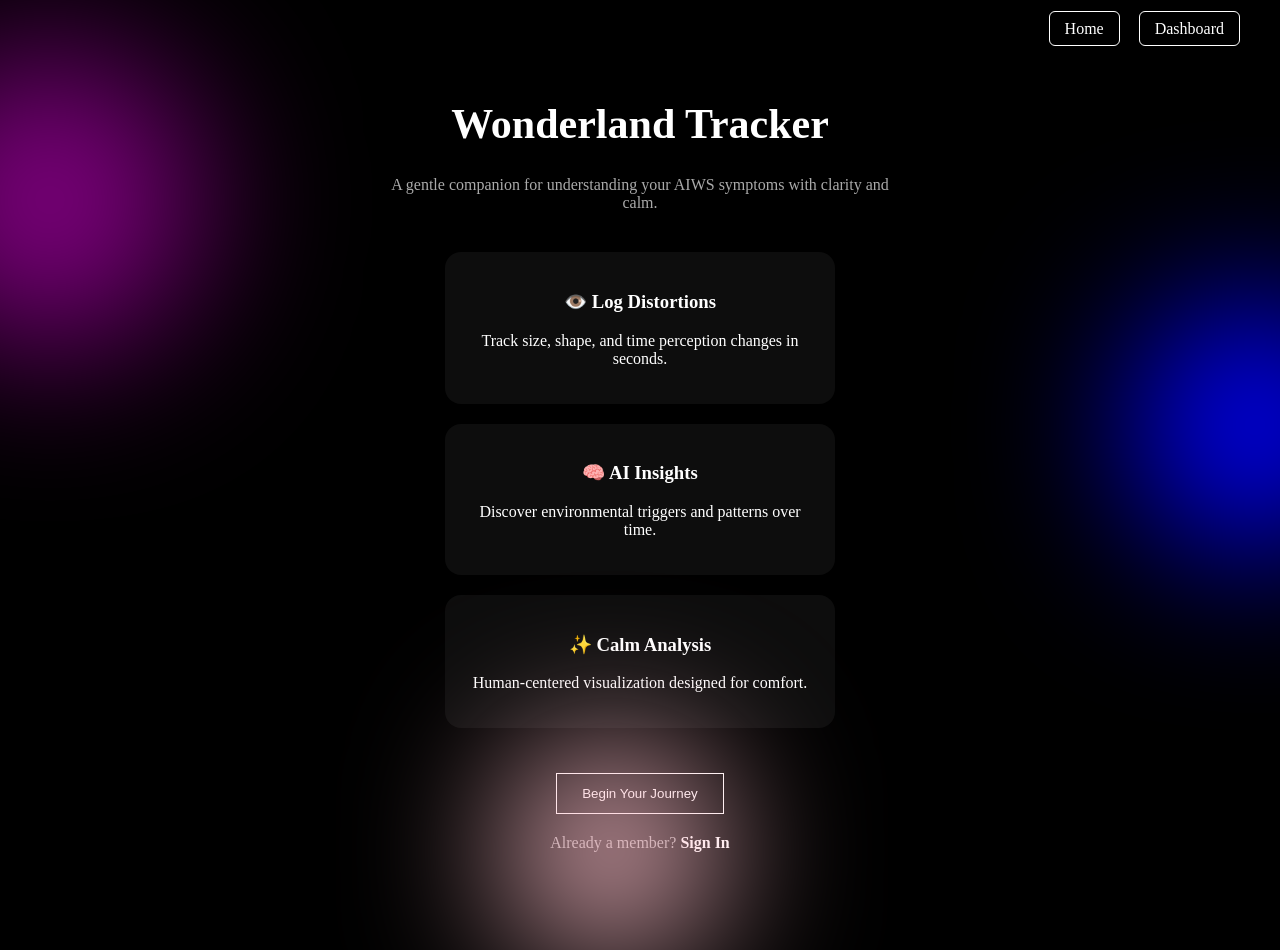
<file: index.html>
<!DOCTYPE html>
<html>
<head>
<title>Wonderland Tracker</title>
<link rel="stylesheet" href="style.css">
</head>

<body>

<!-- TOP RIGHT NAV -->
<div class="top-nav">
    <a href="#">Home</a>
    <a href="#">Dashboard</a>
</div>

<!-- BLOBS -->
<div class="blob b1"></div>
<div class="blob b2"></div>
<div class="blob b3"></div>

<!-- MAIN CONTENT -->
<div class="container">

    <h1>Wonderland Tracker</h1>
    <p class="subtitle">
        A gentle companion for understanding your AIWS symptoms with clarity and calm.
    </p>

    <!-- CARDS -->
    <div class="cards">

        <div class="card">
            <h3>👁️ Log Distortions</h3>
            <p>Track size, shape, and time perception changes in seconds.</p>
        </div>

        <div class="card">
            <h3>🧠 AI Insights</h3>
            <p>Discover environmental triggers and patterns over time.</p>
        </div>

        <div class="card">
            <h3>✨ Calm Analysis</h3>
            <p>Human-centered visualization designed for comfort.</p>
        </div>

    </div>

   <a href="dashboard.html">
    <button class="main-btn">Begin Your Journey</button>
</a>

    <p class="signin">
        Already a member? <span>Sign In</span>
    </p>

</div>

<script src="script.js"></script>
<script>
function goToAI() {
  window.location.href = "ai-analysis.html";
}
</script>

</body>
</html>
</file>
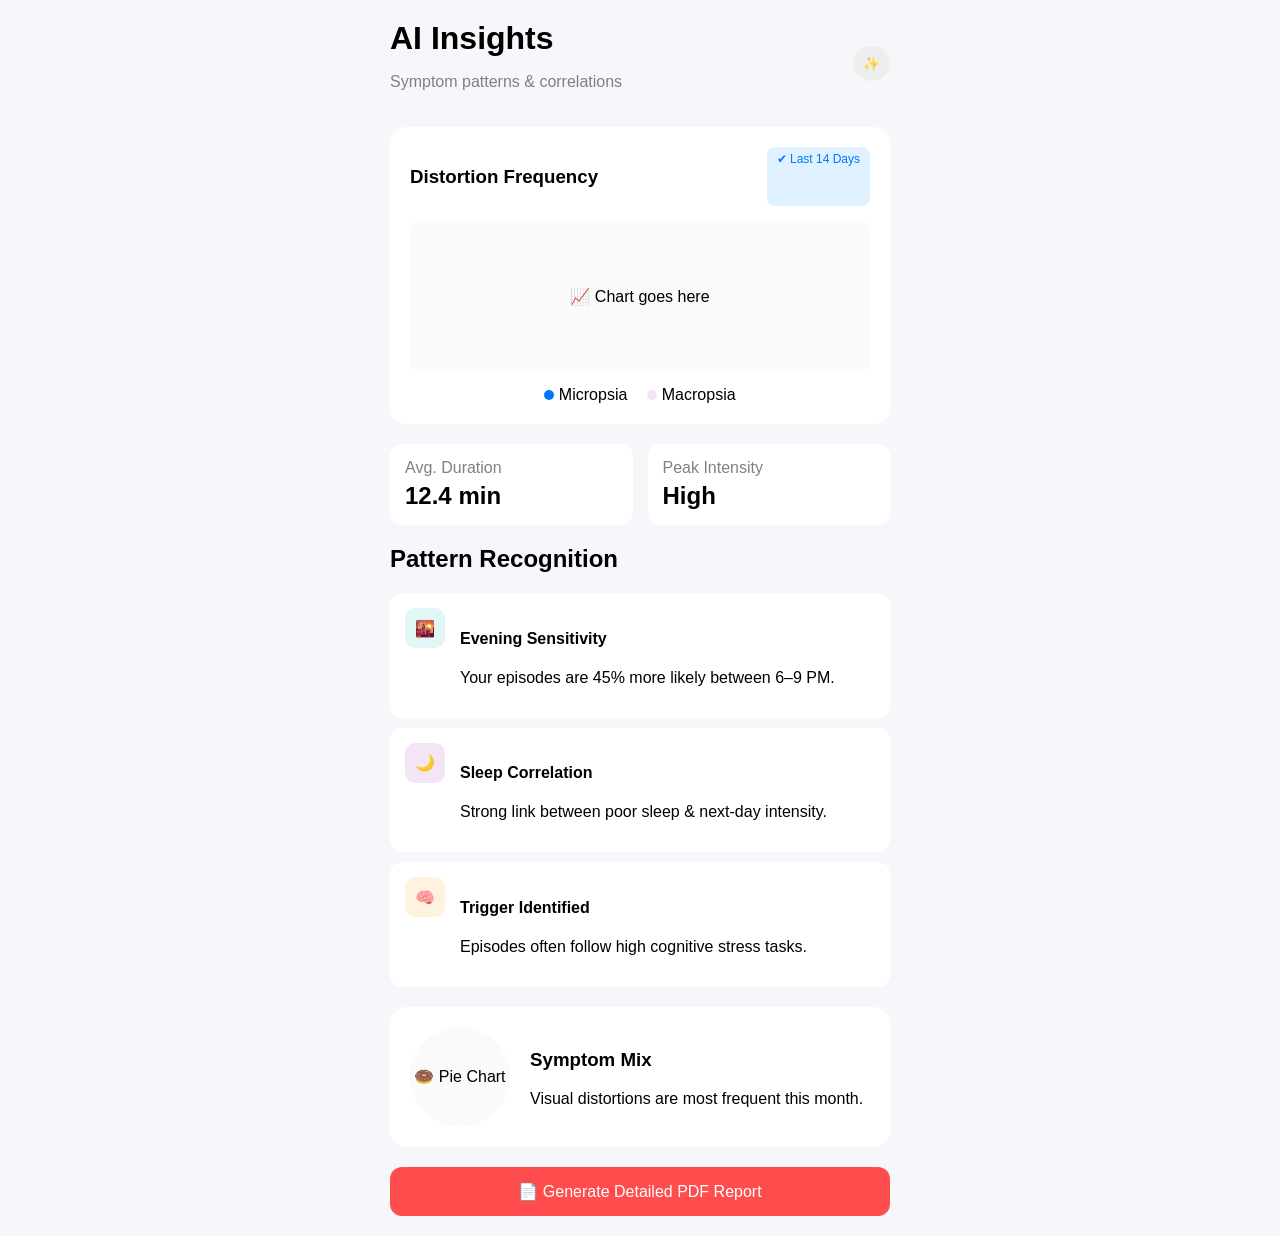
<file: ai-analysis.html>
<!DOCTYPE html>
<html lang="en">
<head>
  <meta charset="UTF-8" />
  <title>AI Analysis</title>
  <link rel="stylesheet" href="ai-analysis.css" />
</head>
<body>

<div class="container">

  <!-- HEADER -->
  <div class="header">
    <div>
      <h1>AI Insights</h1>
      <p>Symptom patterns & correlations</p>
    </div>
    <button class="icon-btn">✨</button>
  </div>

  <!-- CHART CARD -->
  <div class="card">
    <div class="card-header">
      <h3>Distortion Frequency</h3>
      <span class="tag">✔ Last 14 Days</span>
    </div>

    <div class="chart">
      <!-- Placeholder -->
      <p>📈 Chart goes here</p>
    </div>

    <div class="legend">
      <span><span class="dot blue"></span> Micropsia</span>
      <span><span class="dot purple"></span> Macropsia</span>
    </div>
  </div>

  <!-- STATS -->
  <div class="stats">
    <div class="stat-card">
      <p>Avg. Duration</p>
      <h2>12.4 min</h2>
    </div>

    <div class="stat-card">
      <p>Peak Intensity</p>
      <h2>High</h2>
    </div>
  </div>

  <!-- INSIGHTS -->
  <div class="section">
    <h2>Pattern Recognition</h2>

    <div class="insight">
      <div class="icon green">🌇</div>
      <div>
        <h4>Evening Sensitivity</h4>
        <p>Your episodes are 45% more likely between 6–9 PM.</p>
      </div>
    </div>

    <div class="insight">
      <div class="icon purple">🌙</div>
      <div>
        <h4>Sleep Correlation</h4>
        <p>Strong link between poor sleep & next-day intensity.</p>
      </div>
    </div>

    <div class="insight">
      <div class="icon orange">🧠</div>
      <div>
        <h4>Trigger Identified</h4>
        <p>Episodes often follow high cognitive stress tasks.</p>
      </div>
    </div>
  </div>

  <!-- PIE CARD -->
  <div class="card pie-card">
    <div class="pie">
      <p>🍩 Pie Chart</p>
    </div>

    <div>
      <h3>Symptom Mix</h3>
      <p>Visual distortions are most frequent this month.</p>
    </div>
  </div>

  <!-- BUTTON -->
  <button class="primary-btn">
    📄 Generate Detailed PDF Report
  </button>

</div>
<link rel="stylesheet" href="ai-analysis.css">

</body>
</html>
</file>
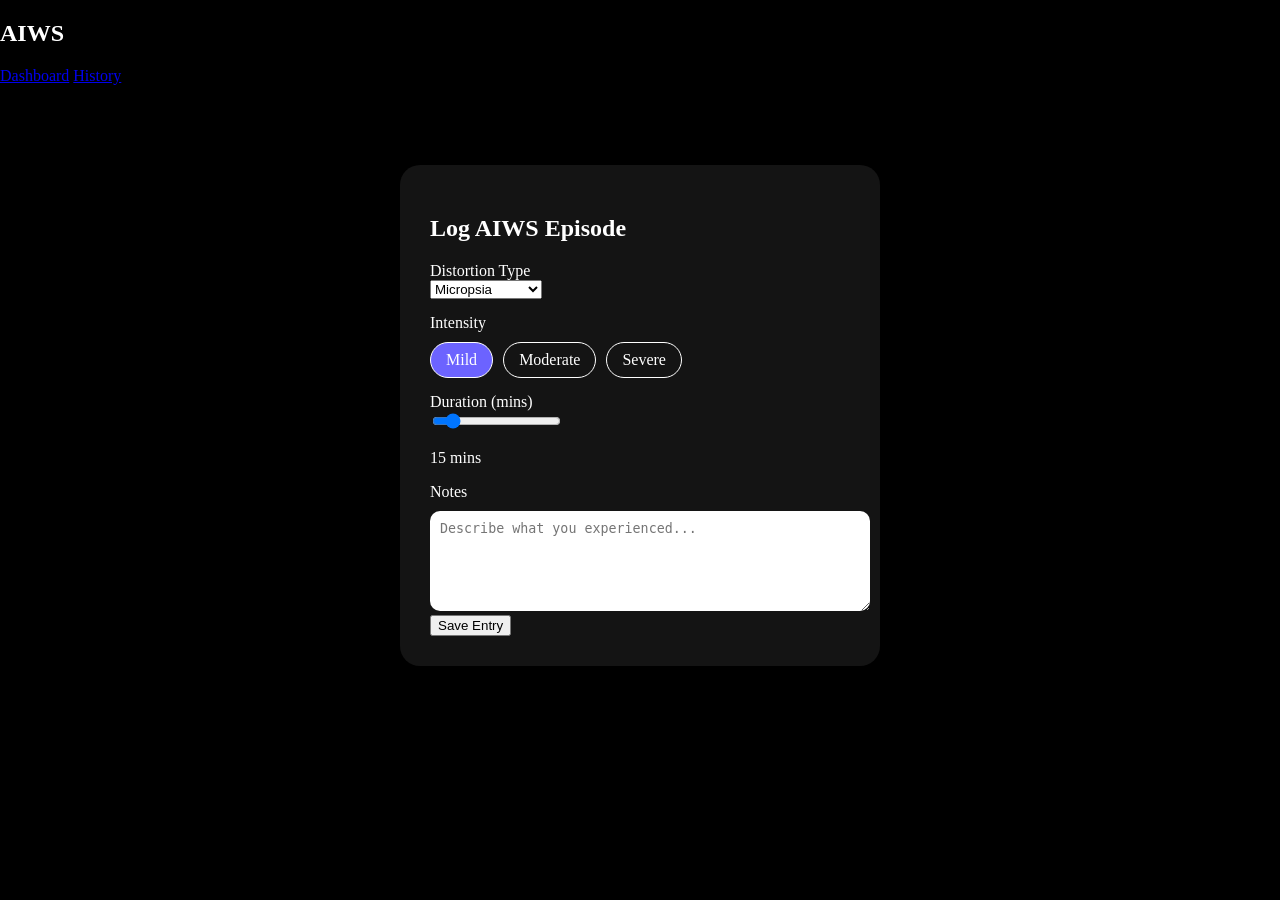
<file: log.html>
<!DOCTYPE html>
<html>
<head>
<title>Log Symptom</title>
<link rel="stylesheet" href="style.css">
</head>

<body class="dark-bg">

<!-- NAV -->
<nav class="nav">
    <h2>AIWS</h2>
    <div class="nav-links">
        <a href="dashboard.html">Dashboard</a>
        <a href="history.html">History</a>
    </div>
</nav>

<div class="glass-card">

    <h2>Log AIWS Episode</h2>

    <!-- TYPE -->
    <label>Distortion Type</label>
    <select id="type">
        <option>Micropsia</option>
        <option>Macropsia</option>
        <option>Teleopsia</option>
        <option>Time Distortion</option>
    </select>

    <!-- INTENSITY -->
    <label>Intensity</label>
    <div class="chips">
        <div class="chip active" onclick="selectChip(this)">Mild</div>
        <div class="chip" onclick="selectChip(this)">Moderate</div>
        <div class="chip" onclick="selectChip(this)">Severe</div>
    </div>

    <!-- DURATION -->
    <label>Duration (mins)</label>
    <input type="range" min="1" max="120" value="15" id="duration">
    <p id="durText">15 mins</p>

    <!-- NOTES -->
    <label>Notes</label>
    <textarea id="note" placeholder="Describe what you experienced..."></textarea>

    <button onclick="saveSymptom()">Save Entry</button>

</div>

<script src="script.js"></script>
</body>
</html>
</file>
<file: style.css>
body {
    margin: 0;
    font-family: 'Segoe UI';
    background: black;
    color: white;
    overflow-x: hidden;
}

/* NAV */
.top-nav {
    position: absolute;
    top: 20px;
    right: 40px;
}

.top-nav a {
    margin-left: 15px;
    padding: 8px 15px;
    border: 1px solid white;
    color: white;
    text-decoration: none;
    border-radius: 6px;
}

/* CENTER */
.container {
    text-align: center;
    margin-top: 100px;
}

/* TITLE */
h1 {
    font-size: 42px;
}

.subtitle {
    color: #aaa;
    width: 500px;
    margin: auto;
}

/* CARDS */
.cards {
    margin-top: 40px;
}

.card {
    width: 350px;
    margin: 15px auto;
    padding: 20px;
    background: rgba(255,255,255,0.05);
    border-radius: 12px;
    transition: 0.3s;
}

.card:hover {
    transform: scale(1.05);
}

/* BUTTON */
.main-btn {
    margin-top: 30px;
    padding: 12px 25px;
    border: 1px solid white;
    background: transparent;
    color: white;
    cursor: pointer;
}

.main-btn:hover {
    background: white;
    color: black;
}

/* SIGN IN */
.signin {
    margin-top: 20px;
    color: #aaa;
}

.signin span {
    color: white;
    font-weight: bold;
}

/* BLOBS */
.blob {
    position: absolute;
    border-radius: 50%;
    filter: blur(80px);
}

.b1 {
    width: 300px;
    height: 300px;
    background: purple;
    top: 50px;
    left: -100px;
}

.b2 {
    width: 250px;
    height: 250px;
    background: blue;
    top: 300px;
    right: -100px;
}

.b3 {
    width: 200px;
    height: 200px;
    background: pink;
    bottom: -50px;
    left: 40%;
}
.header {
    display: flex;
    justify-content: space-between;
    align-items: center;
}

.avatar {
    width: 45px;
    height: 45px;
    border-radius: 50%;
    background: #444;
    display: flex;
    align-items: center;
    justify-content: center;
}

/* CARD */
.card {
    margin-top: 20px;
    padding: 20px;
    background: rgba(255,255,255,0.05);
    border-radius: 16px;
}

/* AI BOX */
.ai-box {
    background: rgba(100,100,255,0.15);
}

/* EPISODES */
.section {
    margin-top: 30px;
}

.episode {
    padding: 12px;
    margin-top: 10px;
    background: rgba(255,255,255,0.05);
    border-radius: 10px;
    display: flex;
    justify-content: space-between;
}

/* FLOATING BUTTON */
.fab {
    position: fixed;
    bottom: 30px;
    right: 30px;
    padding: 12px 20px;
    border-radius: 25px;
    border: none;
    background: white;
    color: black;
    cursor: pointer;
}/* GLASS CARD */
.glass-card {
    width: 420px;
    margin: 80px auto;
    padding: 30px;
    background: rgba(255,255,255,0.08);
    backdrop-filter: blur(12px);
    border-radius: 20px;
}

/* LABEL */
label {
    display: block;
    margin-top: 15px;
}

/* TEXTAREA */
textarea {
    width: 100%;
    height: 80px;
    margin-top: 10px;
    padding: 10px;
    border-radius: 10px;
    border: none;
}

/* CHIPS */
.chips {
    display: flex;
    gap: 10px;
    margin-top: 10px;
}

.chip {
    padding: 8px 15px;
    border: 1px solid white;
    border-radius: 20px;
    cursor: pointer;
}

.chip.active {
    background: #6c63ff;
}
</file>
<file: ai-analysis.css>
body {
  margin: 0;
  font-family: 'Segoe UI', sans-serif;
  background: #f6f7fb;
}

.container {
  max-width: 500px;
  margin: auto;
  padding: 20px;
}

/* HEADER */
.header {
  display: flex;
  justify-content: space-between;
  align-items: center;
}

.header h1 {
  margin: 0;
}

.header p {
  color: gray;
}

.icon-btn {
  border: none;
  background: #eee;
  padding: 10px;
  border-radius: 50%;
  cursor: pointer;
}

/* CARD */
.card {
  background: white;
  padding: 20px;
  border-radius: 16px;
  margin-top: 20px;
}

.card-header {
  display: flex;
  justify-content: space-between;
}

.tag {
  background: #e0f2ff;
  color: #0077ff;
  padding: 5px 10px;
  border-radius: 8px;
  font-size: 12px;
}

/* CHART */
.chart {
  height: 150px;
  display: flex;
  align-items: center;
  justify-content: center;
  background: #fafafa;
  margin: 15px 0;
  border-radius: 10px;
}

.legend {
  display: flex;
  justify-content: center;
  gap: 20px;
}

.dot {
  width: 10px;
  height: 10px;
  border-radius: 50%;
  display: inline-block;
}

.blue { background: #0077ff; }
.purple { background: purple; }

/* STATS */
.stats {
  display: flex;
  gap: 15px;
  margin-top: 20px;
}

.stat-card {
  flex: 1;
  background: white;
  padding: 15px;
  border-radius: 12px;
}

.stat-card p {
  margin: 0;
  color: gray;
}

.stat-card h2 {
  margin: 5px 0 0;
}

/* INSIGHTS */
.section {
  margin-top: 20px;
}

.insight {
  display: flex;
  gap: 15px;
  background: white;
  padding: 15px;
  border-radius: 12px;
  margin-top: 10px;
}

.icon {
  width: 40px;
  height: 40px;
  display: flex;
  align-items: center;
  justify-content: center;
  border-radius: 10px;
}

.green { background: #e0f7f5; }
.purple { background: #f3e5f5; }
.orange { background: #fff3e0; }

/* PIE */
.pie-card {
  display: flex;
  gap: 20px;
  align-items: center;
}

.pie {
  width: 100px;
  height: 100px;
  background: #fafafa;
  border-radius: 50%;
  display: flex;
  align-items: center;
  justify-content: center;
}

/* BUTTON */
.primary-btn {
  width: 100%;
  margin-top: 20px;
  padding: 15px;
  background: #ff4d4d;
  color: white;
  border: none;
  border-radius: 12px;
  font-size: 16px;
  cursor: pointer;
}
</file>
